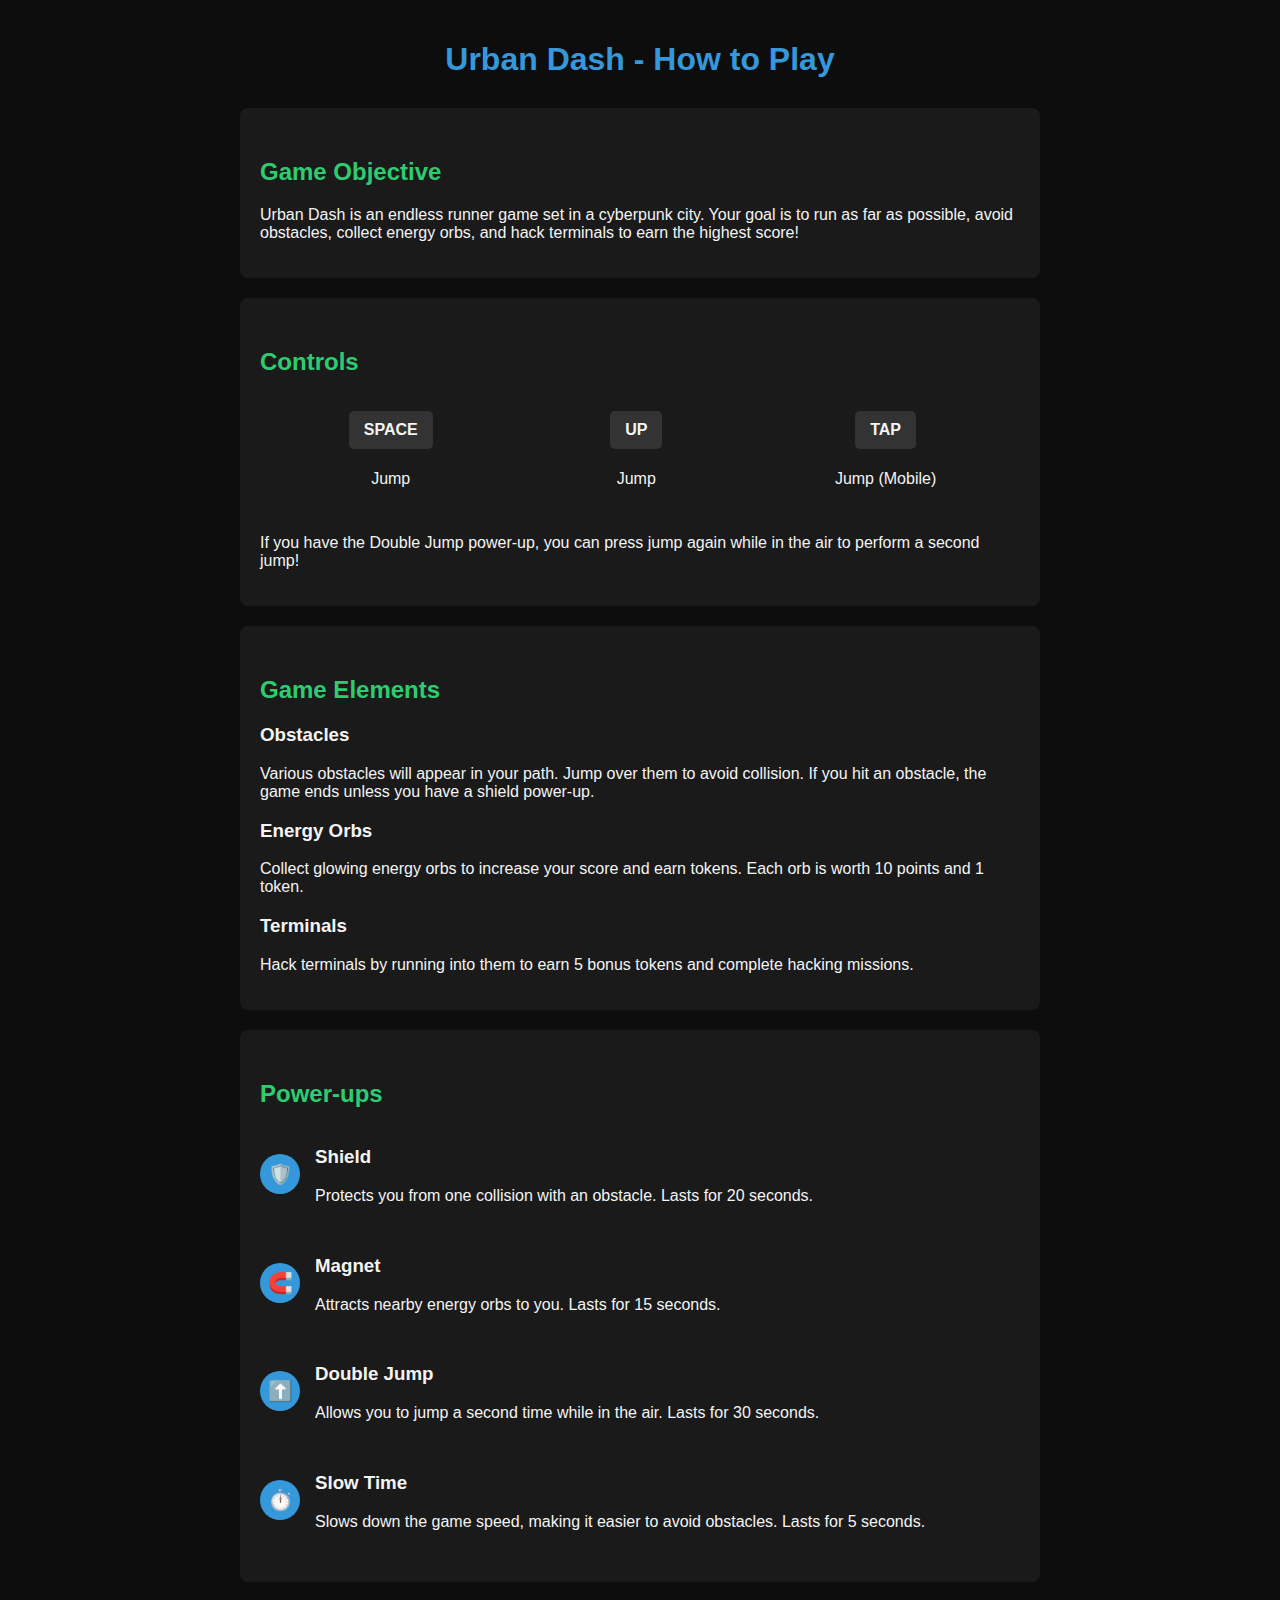
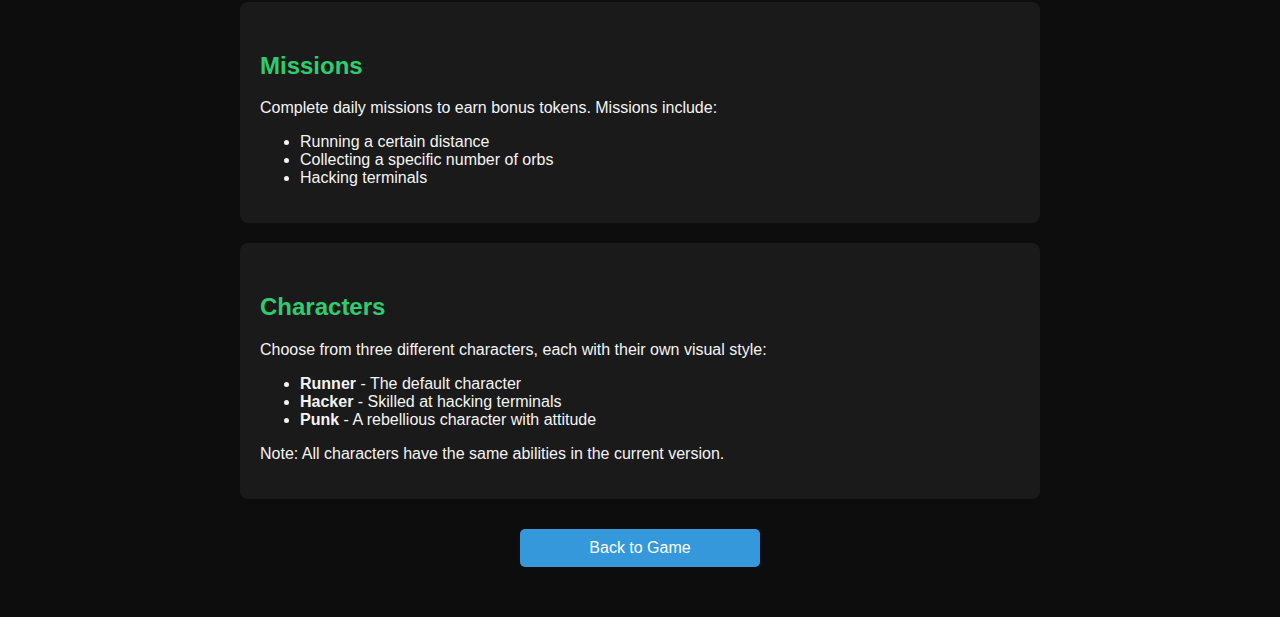
<file: instructions.html>
<!DOCTYPE html>
<html lang="en">
<head>
  <meta charset="UTF-8">
  <meta name="viewport" content="width=device-width, initial-scale=1.0">
  <title>Urban Dash - How to Play</title>
  <style>
    body {
      font-family: Arial, sans-serif;
      max-width: 800px;
      margin: 0 auto;
      padding: 20px;
      background-color: #0d0d0d;
      color: #f4f4f4;
    }
    h1 {
      color: #3498db;
      text-align: center;
      margin-bottom: 30px;
    }
    h2 {
      color: #2ecc71;
      margin-top: 30px;
    }
    .section {
      background-color: #1a1a1a;
      padding: 20px;
      border-radius: 8px;
      margin-bottom: 20px;
    }
    .controls {
      display: flex;
      justify-content: space-around;
      margin: 20px 0;
    }
    .control-item {
      text-align: center;
      padding: 10px;
    }
    .key {
      display: inline-block;
      background-color: #333;
      padding: 10px 15px;
      border-radius: 5px;
      margin: 5px;
      font-weight: bold;
    }
    .powerup {
      display: flex;
      align-items: center;
      margin-bottom: 15px;
    }
    .powerup-icon {
      width: 40px;
      height: 40px;
      background-color: #3498db;
      border-radius: 50%;
      margin-right: 15px;
      display: flex;
      justify-content: center;
      align-items: center;
      font-size: 20px;
    }
    .back-button {
      display: block;
      background-color: #3498db;
      color: white;
      text-align: center;
      padding: 10px 20px;
      border-radius: 5px;
      text-decoration: none;
      margin: 30px auto;
      width: 200px;
    }
    .back-button:hover {
      background-color: #2980b9;
    }
  </style>
</head>
<body>
  <h1>Urban Dash - How to Play</h1>
  
  <div class="section">
    <h2>Game Objective</h2>
    <p>Urban Dash is an endless runner game set in a cyberpunk city. Your goal is to run as far as possible, avoid obstacles, collect energy orbs, and hack terminals to earn the highest score!</p>
  </div>
  
  <div class="section">
    <h2>Controls</h2>
    <div class="controls">
      <div class="control-item">
        <div class="key">SPACE</div>
        <p>Jump</p>
      </div>
      <div class="control-item">
        <div class="key">UP</div>
        <p>Jump</p>
      </div>
      <div class="control-item">
        <div class="key">TAP</div>
        <p>Jump (Mobile)</p>
      </div>
    </div>
    <p>If you have the Double Jump power-up, you can press jump again while in the air to perform a second jump!</p>
  </div>
  
  <div class="section">
    <h2>Game Elements</h2>
    
    <h3>Obstacles</h3>
    <p>Various obstacles will appear in your path. Jump over them to avoid collision. If you hit an obstacle, the game ends unless you have a shield power-up.</p>
    
    <h3>Energy Orbs</h3>
    <p>Collect glowing energy orbs to increase your score and earn tokens. Each orb is worth 10 points and 1 token.</p>
    
    <h3>Terminals</h3>
    <p>Hack terminals by running into them to earn 5 bonus tokens and complete hacking missions.</p>
  </div>
  
  <div class="section">
    <h2>Power-ups</h2>
    
    <div class="powerup">
      <div class="powerup-icon">🛡️</div>
      <div>
        <h3>Shield</h3>
        <p>Protects you from one collision with an obstacle. Lasts for 20 seconds.</p>
      </div>
    </div>
    
    <div class="powerup">
      <div class="powerup-icon">🧲</div>
      <div>
        <h3>Magnet</h3>
        <p>Attracts nearby energy orbs to you. Lasts for 15 seconds.</p>
      </div>
    </div>
    
    <div class="powerup">
      <div class="powerup-icon">⬆️</div>
      <div>
        <h3>Double Jump</h3>
        <p>Allows you to jump a second time while in the air. Lasts for 30 seconds.</p>
      </div>
    </div>
    
    <div class="powerup">
      <div class="powerup-icon">⏱️</div>
      <div>
        <h3>Slow Time</h3>
        <p>Slows down the game speed, making it easier to avoid obstacles. Lasts for 5 seconds.</p>
      </div>
    </div>
  </div>
  
  <div class="section">
    <h2>Missions</h2>
    <p>Complete daily missions to earn bonus tokens. Missions include:</p>
    <ul>
      <li>Running a certain distance</li>
      <li>Collecting a specific number of orbs</li>
      <li>Hacking terminals</li>
    </ul>
  </div>
  
  <div class="section">
    <h2>Characters</h2>
    <p>Choose from three different characters, each with their own visual style:</p>
    <ul>
      <li><strong>Runner</strong> - The default character</li>
      <li><strong>Hacker</strong> - Skilled at hacking terminals</li>
      <li><strong>Punk</strong> - A rebellious character with attitude</li>
    </ul>
    <p>Note: All characters have the same abilities in the current version.</p>
  </div>
  
  <a href="index.html" class="back-button">Back to Game</a>
</body>
</html>
</file>
